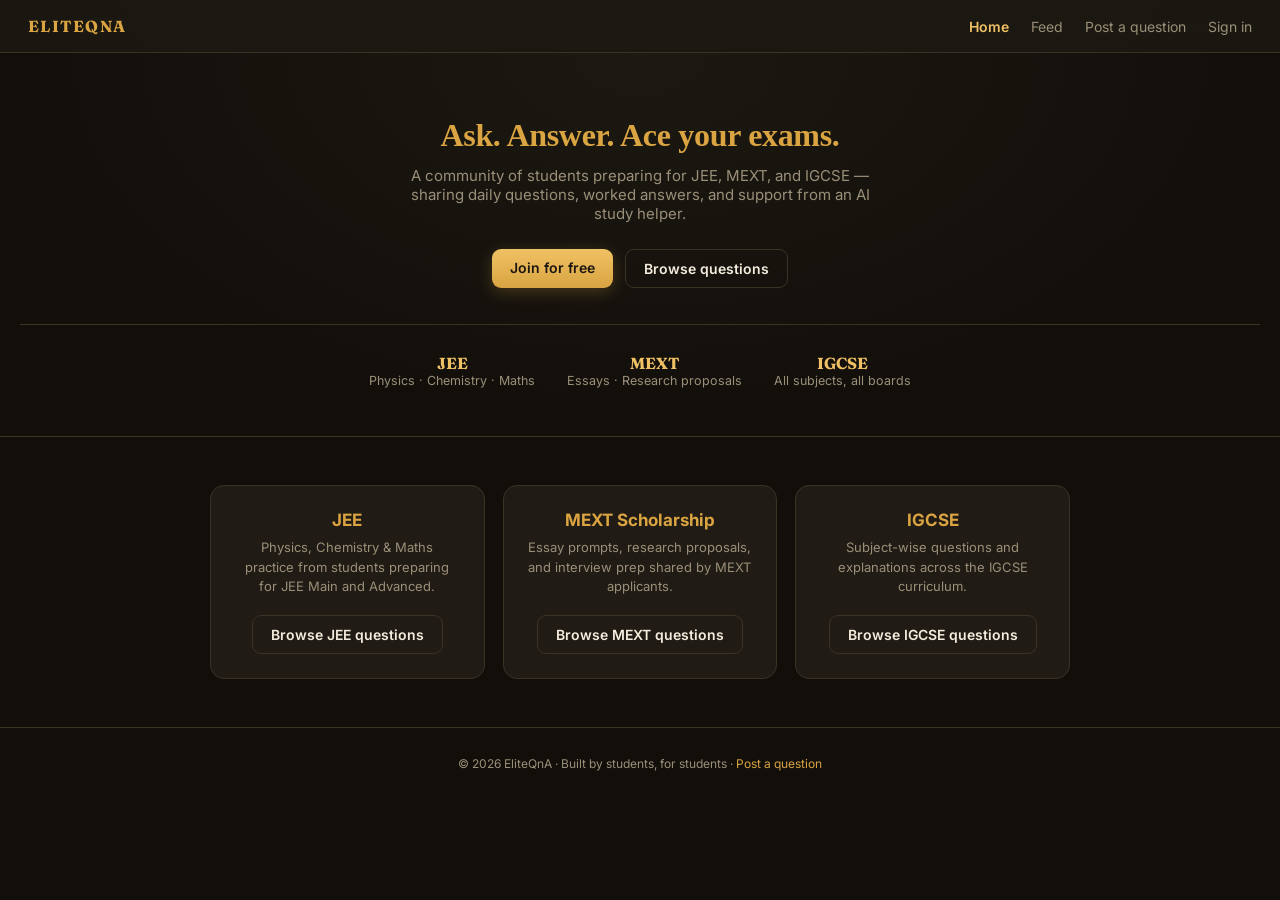
<file: home.html>
<!DOCTYPE html>
<html lang="en">
<head>
<meta charset="UTF-8">
<meta name="viewport" content="width=device-width, initial-scale=1">
<title>EliteQnA — Ask, Answer, Ace Your Exams</title>
<link rel="stylesheet" href="style.css">
<style>
  .hero{
    text-align:center;
    padding:64px 20px 48px;
    background:radial-gradient(ellipse at 50% 0%, var(--bg2), var(--bg) 70%);
    border-bottom:1px solid var(--border);
  }
  .hero h1{
    font-family:Georgia, serif;
    font-size:32px;
    margin:0 0 12px;
    color:var(--gold);
  }
  .hero p{color:var(--muted); font-size:15px; max-width:480px; margin:0 auto 26px;}
  .hero-btns{display:flex; gap:12px; justify-content:center; flex-wrap:wrap;}
  .trust-bar{
    display:flex; justify-content:center; gap:32px; flex-wrap:wrap;
    margin-top:36px; padding-top:28px; border-top:1px solid var(--border);
    font-size:12.5px; color:var(--muted);
  }
  .trust-bar strong{color:var(--gold-bright); font-family:'Fraunces', serif; font-size:16px; display:block;}
  .exams{
    max-width:900px;
    margin:0 auto;
    padding:48px 20px;
    display:grid;
    grid-template-columns:repeat(auto-fit, minmax(240px, 1fr));
    gap:18px;
  }
  .exam-card{
    background:var(--card);
    border:1px solid var(--border);
    border-radius:14px;
    padding:24px;
    text-align:center;
  }
  .exam-card h3{color:var(--gold); margin:0 0 8px; font-size:17px;}
  .exam-card p{color:var(--muted); font-size:13px; margin:0 0 18px; line-height:1.5;}
  footer{
    border-top:1px solid var(--border);
    padding:28px 20px;
    text-align:center;
    color:var(--muted);
    font-size:12px;
  }
  footer a{color:var(--gold);}
</style>
</head>
<body>

<div class="nav">
  <div class="logo">ELITEQNA</div>
  <div class="links">
    <a href="home.html" class="active">Home</a>
    <a href="feed.html">Feed</a>
    <a href="submit.html">Post a question</a>
    <a href="index.html">Sign in</a>
  </div>
</div>

<section class="hero">
  <h1>Ask. Answer. Ace your exams.</h1>
  <p>A community of students preparing for JEE, MEXT, and IGCSE — sharing daily questions, worked answers, and support from an AI study helper.</p>
  <div class="hero-btns">
    <a href="signup.html" class="btn btn-gold">Join for free</a>
    <a href="feed.html" class="btn btn-outline">Browse questions</a>
  </div>
  <div class="trust-bar">
    <div><strong>JEE</strong>Physics · Chemistry · Maths</div>
    <div><strong>MEXT</strong>Essays · Research proposals</div>
    <div><strong>IGCSE</strong>All subjects, all boards</div>
  </div>
</section>

<section class="exams">
  <div class="exam-card">
    <h3>JEE</h3>
    <p>Physics, Chemistry & Maths practice from students preparing for JEE Main and Advanced.</p>
    <a href="feed.html" class="btn btn-outline" style="display:inline-block;">Browse JEE questions</a>
  </div>
  <div class="exam-card">
    <h3>MEXT Scholarship</h3>
    <p>Essay prompts, research proposals, and interview prep shared by MEXT applicants.</p>
    <a href="feed.html" class="btn btn-outline" style="display:inline-block;">Browse MEXT questions</a>
  </div>
  <div class="exam-card">
    <h3>IGCSE</h3>
    <p>Subject-wise questions and explanations across the IGCSE curriculum.</p>
    <a href="feed.html" class="btn btn-outline" style="display:inline-block;">Browse IGCSE questions</a>
  </div>
</section>

<footer>
  © 2026 EliteQnA · Built by students, for students · <a href="submit.html">Post a question</a>
</footer>

</body>
</html>
</file>
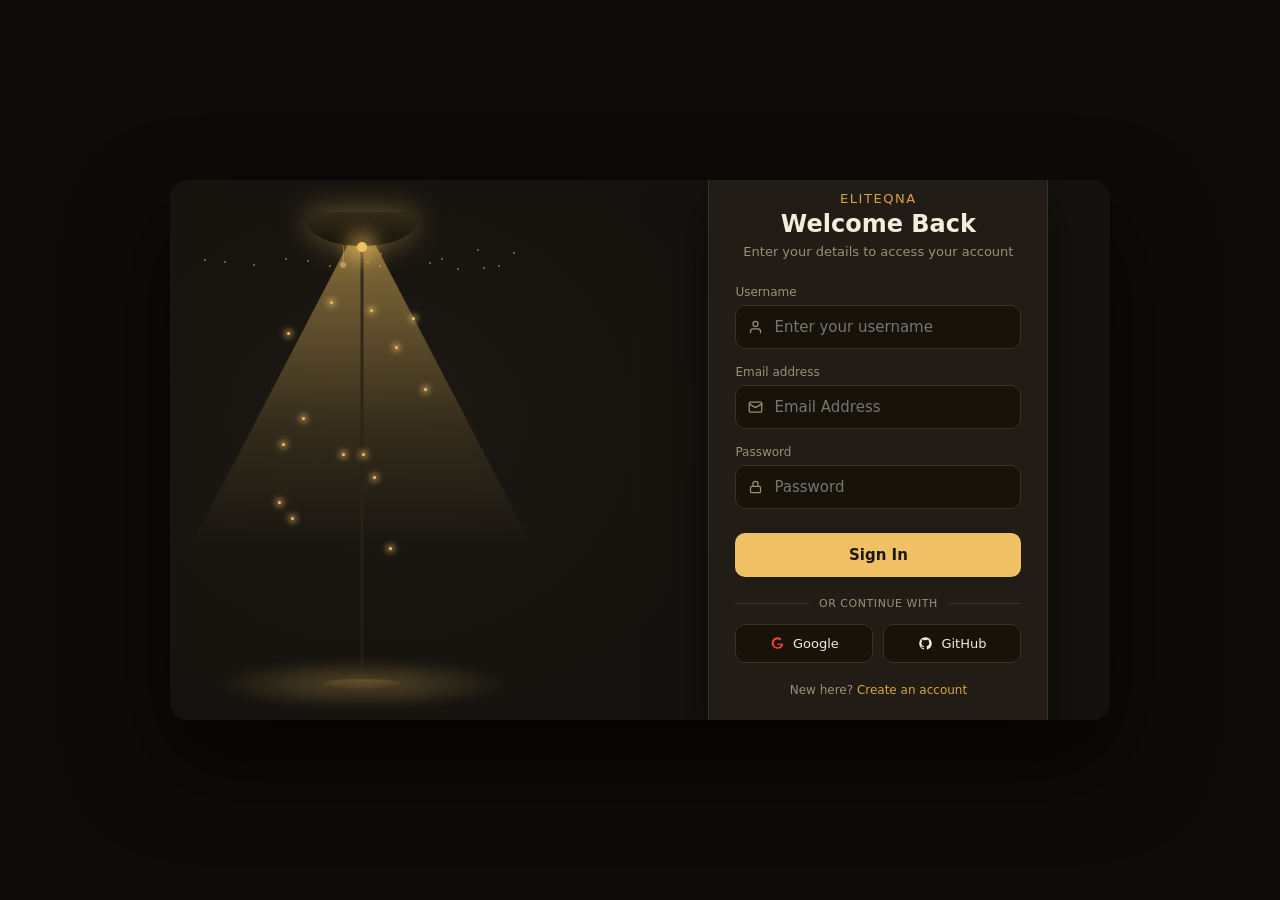
<file: login-2.html>
<!DOCTYPE html>
<html lang="en">
<head>
<meta charset="UTF-8">
<meta name="viewport" content="width=device-width, initial-scale=1">
<title>EliteQnA — Sign In</title>
<style>
  :root{
    --bg:#15130f;
    --bg2:#1c1912;
    --card:#211d16;
    --gold:#d9a441;
    --gold-bright:#f0c164;
    --cream:#f4ecdc;
    --muted:#9a8f78;
    --border:#3a3225;
  }
  *{box-sizing:border-box;}
  body{
    margin:0;
    min-height:100vh;
    background:#0d0b08;
    font-family:'Segoe UI', system-ui, -apple-system, sans-serif;
    color:var(--cream);
    display:flex;
    align-items:center;
    justify-content:center;
    padding:24px;
  }

  .scene{
    position:relative;
    width:min(940px, 96vw);
    aspect-ratio:16/9.2;
    background:radial-gradient(ellipse 60% 90% at 22% 45%, var(--bg2), var(--bg) 65%);
    border-radius:18px;
    box-shadow:0 40px 90px rgba(0,0,0,.6);
    overflow:hidden;
    display:flex;
    align-items:center;
    justify-content:space-between;
    padding:0 5%;
  }

  /* lamp */
  .lamp-wrap{
    position:relative;
    width:260px;
    height:100%;
    flex-shrink:0;
    pointer-events:none;
  }
  .lamp-fixture{
    position:absolute;
    top:6%; left:50%;
    width:110px;
    height:88%;
    margin-left:-55px;
  }
  .shade{
    position:absolute;
    top:0; left:0;
    width:110px; height:34px;
    background:linear-gradient(180deg,#332b1a,#171308);
    border-radius:8px 8px 55px 55px / 8px 8px 26px 26px;
    box-shadow:0 0 30px rgba(240,193,100,.4);
    z-index:2;
  }
  .pull-cord{
    position:absolute;
    top:34px; left:36px;
    width:1px; height:18px;
    background:#5a4d34;
  }
  .pull-cord::after{
    content:'';
    position:absolute;
    bottom:-4px; left:-2.5px;
    width:6px; height:6px;
    border-radius:50%;
    background:#8a7a55;
  }
  .pole{
    position:absolute;
    top:32px; bottom:22px; left:50%;
    width:3px;
    background:linear-gradient(180deg,#332b1a,#211c14);
    transform:translateX(-50%);
  }
  .base{
    position:absolute;
    bottom:0; left:50%;
    width:76px; height:9px;
    margin-left:-38px;
    border-radius:50%;
    background:linear-gradient(180deg,#332b1a,#171308);
    box-shadow:0 4px 12px rgba(0,0,0,.5);
  }
  .bulb{
    position:absolute;
    top:30px; left:50%;
    width:10px; height:10px;
    transform:translateX(-50%);
    background:var(--gold-bright);
    border-radius:50%;
    box-shadow:0 0 20px 8px rgba(240,193,100,.7);
    animation:flicker 3.2s ease-in-out infinite;
    z-index:2;
  }
  .beam{
    position:absolute;
    top:32px; left:50%;
    width:340px; height:300px;
    margin-left:-170px;
    background:linear-gradient(180deg, rgba(240,193,100,.5), rgba(240,193,100,.12) 60%, transparent 100%);
    clip-path:polygon(46% 0%, 54% 0%, 100% 100%, 0% 100%);
    animation:flicker 3.2s ease-in-out infinite;
  }
  @keyframes flicker{
    0%,100%{opacity:1;}
    45%{opacity:.82;}
    55%{opacity:1;}
  }
  #dust{position:absolute; left:50%; top:0; width:0; height:0;}
  .floor-glow{
    position:absolute;
    bottom:2%; left:50%;
    width:300px; height:50px;
    margin-left:-150px;
    background:radial-gradient(ellipse, rgba(240,193,100,.3), transparent 70%);
    filter:blur(4px);
  }
  .dust{
    position:absolute;
    width:2px; height:2px;
    background:rgba(240,193,100,.55);
    border-radius:50%;
    animation:fall linear infinite;
  }
  @keyframes fall{
    0%{transform:translateY(0); opacity:0;}
    15%{opacity:.7;}
    100%{transform:translateY(220px); opacity:0;}
  }

  .firefly{
    position:absolute;
    width:3px; height:3px;
    background:var(--gold-bright);
    border-radius:50%;
    box-shadow:0 0 6px 2px rgba(240,193,100,.8);
    animation:drift linear infinite;
  }
  @keyframes drift{
    0%{transform:translateY(0) translateX(0); opacity:0;}
    10%{opacity:1;}
    90%{opacity:1;}
    100%{transform:translateY(-140px) translateX(20px); opacity:0;}
  }

  .card{
    position:relative;
    z-index:1;
    width:340px;
    flex-shrink:0;
    background:var(--card);
    border:1px solid var(--border);
    border-radius:16px;
    padding:28px 26px;
    box-shadow:0 30px 60px rgba(0,0,0,.5);
  }
  .brand{
    text-align:center;
    margin-bottom:22px;
  }
  .crest{
    font-size:13px;
    letter-spacing:.12em;
    color:var(--gold);
    margin:0 0 4px;
  }
  h1{
    font-size:24px;
    margin:0 0 6px;
    color:var(--cream);
    font-weight:700;
  }
  .tagline{
    font-size:13px;
    color:var(--muted);
    margin:0;
  }
  form{margin-top:26px;}
  label{
    display:block;
    font-size:12px;
    color:var(--muted);
    margin:16px 0 6px;
    font-family:system-ui, sans-serif;
  }
  .field{position:relative;}
  .field svg{
    position:absolute;
    left:13px; top:50%;
    transform:translateY(-50%);
    width:15px; height:15px;
    stroke:var(--muted);
    pointer-events:none;
  }
  input{
    width:100%;
    padding:12px 14px 12px 38px;
    background:#171308;
    border:1px solid var(--border);
    border-radius:10px;
    color:var(--cream);
    font-size:15px;
    font-family:'Segoe UI', system-ui, sans-serif;
  }
  input:focus{
    outline:none;
    border-color:var(--gold);
  }
  button.signin{
    width:100%;
    margin-top:24px;
    padding:13px;
    background:var(--gold-bright);
    border:none;
    border-radius:10px;
    color:#1c1710;
    font-size:15px;
    font-weight:700;
    font-family:'Segoe UI', system-ui, sans-serif;
    cursor:pointer;
  }
  button.signin:hover{filter:brightness(1.05);}
  .divider{
    display:flex;
    align-items:center;
    gap:10px;
    margin:20px 0 14px;
    font-size:11px;
    color:var(--muted);
    font-family:system-ui, sans-serif;
    letter-spacing:.05em;
  }
  .divider::before,.divider::after{
    content:'';
    flex:1;
    height:1px;
    background:var(--border);
  }
  .socials{
    display:flex;
    gap:10px;
  }
  .socials button{
    flex:1;
    padding:11px;
    background:#171308;
    border:1px solid var(--border);
    border-radius:10px;
    color:var(--cream);
    font-size:13px;
    font-family:'Segoe UI', system-ui, sans-serif;
    cursor:pointer;
    display:flex;
    align-items:center;
    justify-content:center;
    gap:8px;
  }
  .socials svg{width:15px; height:15px;}
  .foot{
    text-align:center;
    margin-top:20px;
    font-size:12px;
    color:var(--muted);
    font-family:system-ui, sans-serif;
  }
  .foot a{color:var(--gold);text-decoration:none;}

  @media (max-width:680px){
    .scene{
      flex-direction:column;
      aspect-ratio:auto;
      height:auto;
      padding:28px 24px;
      gap:8px;
    }
    .lamp-wrap{width:180px; height:200px;}
    .card{width:100%; max-width:340px;}
  }
</style>
</head>
<body>

<div class="scene">
<div class="lamp-wrap">
  <div class="lamp-fixture">
    <div class="shade"></div>
    <div class="pull-cord"></div>
    <div class="beam"></div>
    <div class="bulb"></div>
    <div class="pole"></div>
    <div class="base"></div>
    <div id="dust"></div>
  </div>
  <div class="floor-glow"></div>
  <div id="fireflies"></div>
</div>

<div class="card">
  <div class="brand">
    <p class="crest">ELITEQNA</p>
    <h1>Welcome Back</h1>
    <p class="tagline">Enter your details to access your account</p>
  </div>
  <form onsubmit="return false;">
    <label for="user">Username</label>
    <div class="field">
      <svg viewBox="0 0 24 24" fill="none" stroke-width="2" stroke-linecap="round" stroke-linejoin="round"><path d="M20 21v-2a4 4 0 0 0-4-4H8a4 4 0 0 0-4 4v2"/><circle cx="12" cy="7" r="4"/></svg>
      <input id="user" type="text" placeholder="Enter your username" autocomplete="username">
    </div>

    <label for="email">Email address</label>
    <div class="field">
      <svg viewBox="0 0 24 24" fill="none" stroke-width="2" stroke-linecap="round" stroke-linejoin="round"><rect x="2" y="4" width="20" height="16" rx="2"/><path d="m22 7-10 6L2 7"/></svg>
      <input id="email" type="email" placeholder="Email Address" autocomplete="email">
    </div>

    <label for="pass">Password</label>
    <div class="field">
      <svg viewBox="0 0 24 24" fill="none" stroke-width="2" stroke-linecap="round" stroke-linejoin="round"><rect x="4" y="11" width="16" height="10" rx="2"/><path d="M8 11V7a4 4 0 0 1 8 0v4"/></svg>
      <input id="pass" type="password" placeholder="Password" autocomplete="current-password">
    </div>

    <button class="signin" type="submit">Sign In</button>
  </form>
  <div class="divider">OR CONTINUE WITH</div>
  <div class="socials">
    <button type="button">
      <svg viewBox="0 0 24 24"><path fill="#EA4335" d="M12 10.2v3.9h5.5c-.24 1.3-1.7 3.8-5.5 3.8-3.3 0-6-2.7-6-6.1s2.7-6.1 6-6.1c1.9 0 3.1.8 3.9 1.5l2.6-2.6C16.7 3 14.6 2 12 2 6.9 2 2.8 6.1 2.8 11.2S6.9 20.4 12 20.4c6.1 0 8.9-4.3 8.9-6.9 0-.6-.06-1-.14-1.4H12z"/></svg>
      Google
    </button>
    <button type="button">
      <svg viewBox="0 0 24 24" fill="var(--cream)"><path d="M12 2C6.5 2 2 6.5 2 12c0 4.4 2.9 8.1 6.8 9.4.5.1.7-.2.7-.5v-1.7c-2.8.6-3.4-1.3-3.4-1.3-.5-1.1-1.1-1.5-1.1-1.5-.9-.6.1-.6.1-.6 1 .1 1.5 1 1.5 1 .9 1.5 2.3 1.1 2.9.8.1-.7.4-1.1.6-1.4-2.2-.2-4.6-1.1-4.6-5 0-1.1.4-2 1-2.7-.1-.2-.5-1.3.1-2.7 0 0 .8-.3 2.7 1a9 9 0 0 1 4.9 0c1.9-1.3 2.7-1 2.7-1 .5 1.4.2 2.5.1 2.7.6.7 1 1.6 1 2.7 0 3.9-2.3 4.8-4.6 5 .4.3.7.9.7 1.9v2.8c0 .3.2.6.7.5C19.1 20.1 22 16.4 22 12c0-5.5-4.5-10-10-10z"/></svg>
      GitHub
    </button>
  </div>
  <p class="foot">New here? <a href="signup.html">Create an account</a></p>
</div>
</div>

<script>
  const dustWrap = document.getElementById('dust');
  for(let i=0;i<16;i++){
    const d = document.createElement('span');
    d.className = 'dust';
    d.style.left = (-160 + Math.random()*320) + 'px';
    d.style.top = (36 + Math.random()*20) + 'px';
    d.style.animationDuration = (3 + Math.random()*3) + 's';
    d.style.animationDelay = (Math.random()*4) + 's';
    dustWrap.appendChild(d);
  }

  const wrap = document.getElementById('fireflies');
  for(let i=0;i<14;i++){
    const f = document.createElement('span');
    f.className = 'firefly';
    f.style.left = (20 + Math.random()*180) + 'px';
    f.style.top = (120 + Math.random()*260) + 'px';
    f.style.animationDuration = (6 + Math.random()*6) + 's';
    f.style.animationDelay = (Math.random()*6) + 's';
    wrap.appendChild(f);
  }
</script>

</body>
</html>
</file>
<file: style.css>
@import url('https://fonts.googleapis.com/css2?family=Inter:wght@400;500;600;700&family=Fraunces:opsz,wght@9..144,500;9..144,700&display=swap');

:root{
  --bg:#120f0b;
  --bg2:#1c1912;
  --card:#201b14;
  --card-hover:#26201780;
  --gold:#d9a441;
  --gold-bright:#f0c164;
  --cream:#f4ecdc;
  --muted:#9a8f78;
  --border:#3a3225;
  --jee:#7fb0e0;
  --mext:#c99ee0;
  --igcse:#8fd0a8;
}
*{box-sizing:border-box;}
body{
  margin:0;
  background:
    radial-gradient(ellipse 900px 500px at 50% -10%, #241d12, transparent),
    var(--bg);
  color:var(--cream);
  font-family:'Inter', system-ui, -apple-system, sans-serif;
  min-height:100vh;
  -webkit-font-smoothing:antialiased;
}
a{color:var(--gold); text-decoration:none;}

/* nav */
.nav{
  position:sticky; top:0; z-index:10;
  display:flex;
  align-items:center;
  justify-content:space-between;
  padding:16px 28px;
  border-bottom:1px solid var(--border);
  background:rgba(28,25,18,.85);
  backdrop-filter:blur(10px);
}
.nav .logo{
  font-family:'Fraunces', Georgia, serif;
  letter-spacing:.08em;
  color:var(--gold);
  font-weight:700;
  font-size:16px;
}
.nav .links{display:flex; gap:22px; align-items:center;}
.nav .links a{font-size:14px; color:var(--muted); transition:color .15s;}
.nav .links a:hover{color:var(--cream);}
.nav .links a.active{color:var(--gold-bright); font-weight:600;}

.btn{
  padding:10px 18px;
  border-radius:9px;
  border:none;
  font-size:14px;
  font-weight:600;
  cursor:pointer;
  font-family:inherit;
  transition:transform .12s, box-shadow .12s, filter .12s;
}
.btn:active{transform:translateY(1px);}
.btn-gold{
  background:linear-gradient(180deg,var(--gold-bright),var(--gold));
  color:#1c1710;
  box-shadow:0 4px 16px rgba(217,164,65,.25);
}
.btn-gold:hover{filter:brightness(1.06); box-shadow:0 6px 20px rgba(217,164,65,.35);}
.btn-outline{background:transparent; border:1px solid var(--border); color:var(--cream);}
.btn-outline:hover{border-color:var(--gold); color:var(--gold-bright);}

/* layout */
.page{max-width:660px; margin:0 auto; padding:32px 20px 70px;}
h1{font-family:'Fraunces', Georgia, serif; font-size:28px; margin:0 0 6px; font-weight:600; letter-spacing:-.01em;}
.sub{color:var(--muted); font-size:14.5px; margin:0 0 26px; line-height:1.5;}

/* card */
.card{
  background:linear-gradient(180deg, var(--card), #1c170f);
  border:1px solid var(--border);
  border-radius:14px;
  padding:20px;
  margin-bottom:14px;
  transition:border-color .15s, transform .15s, box-shadow .15s;
}
.card:hover{border-color:#4a3f2c; transform:translateY(-1px); box-shadow:0 8px 24px rgba(0,0,0,.35);}

/* form */
label{display:block; font-size:12.5px; color:var(--muted); margin:16px 0 7px; font-weight:500;}
input,textarea,select{
  width:100%;
  padding:12px 14px;
  background:#171308;
  border:1px solid var(--border);
  border-radius:10px;
  color:var(--cream);
  font-size:14.5px;
  font-family:inherit;
  transition:border-color .15s, box-shadow .15s;
}
input:focus,textarea:focus,select:focus{
  outline:none;
  border-color:var(--gold);
  box-shadow:0 0 0 3px rgba(217,164,65,.15);
}

/* question feed */
.filters{display:flex; gap:8px; margin-bottom:20px; flex-wrap:wrap;}
.tag{
  padding:7px 14px;
  border-radius:999px;
  border:1px solid var(--border);
  font-size:12.5px;
  color:var(--muted);
  cursor:pointer;
  background:transparent;
  font-family:inherit;
  font-weight:500;
  transition:all .15s;
}
.tag:hover{border-color:var(--gold);}
.tag.active{border-color:var(--gold); color:var(--gold-bright); background:rgba(217,164,65,.08);}

.q-card{display:flex; flex-direction:column; gap:10px;}
.q-top{display:flex; justify-content:space-between; align-items:center;}
.q-subject{
  font-size:11px; font-weight:700; letter-spacing:.06em;
  padding:3px 9px; border-radius:6px;
  background:rgba(217,164,65,.1); color:var(--gold-bright);
}
.q-subject.jee{background:rgba(127,176,224,.12); color:var(--jee);}
.q-subject.mext{background:rgba(201,158,224,.12); color:var(--mext);}
.q-subject.igcse{background:rgba(143,208,168,.12); color:var(--igcse);}
.q-title{font-size:15.5px; margin:0; line-height:1.5;}
.q-meta{font-size:12px; color:var(--muted); display:flex; align-items:center; gap:6px;}
.avatar{
  width:22px; height:22px; border-radius:50%;
  background:linear-gradient(135deg,var(--gold-bright),var(--gold));
  display:inline-flex; align-items:center; justify-content:center;
  font-size:10px; font-weight:700; color:#1c1710;
}
.fab{
  position:fixed;
  bottom:24px; right:24px;
  padding:14px 22px;
  border-radius:999px;
  box-shadow:0 10px 30px rgba(217,164,65,.35);
}
</file>
